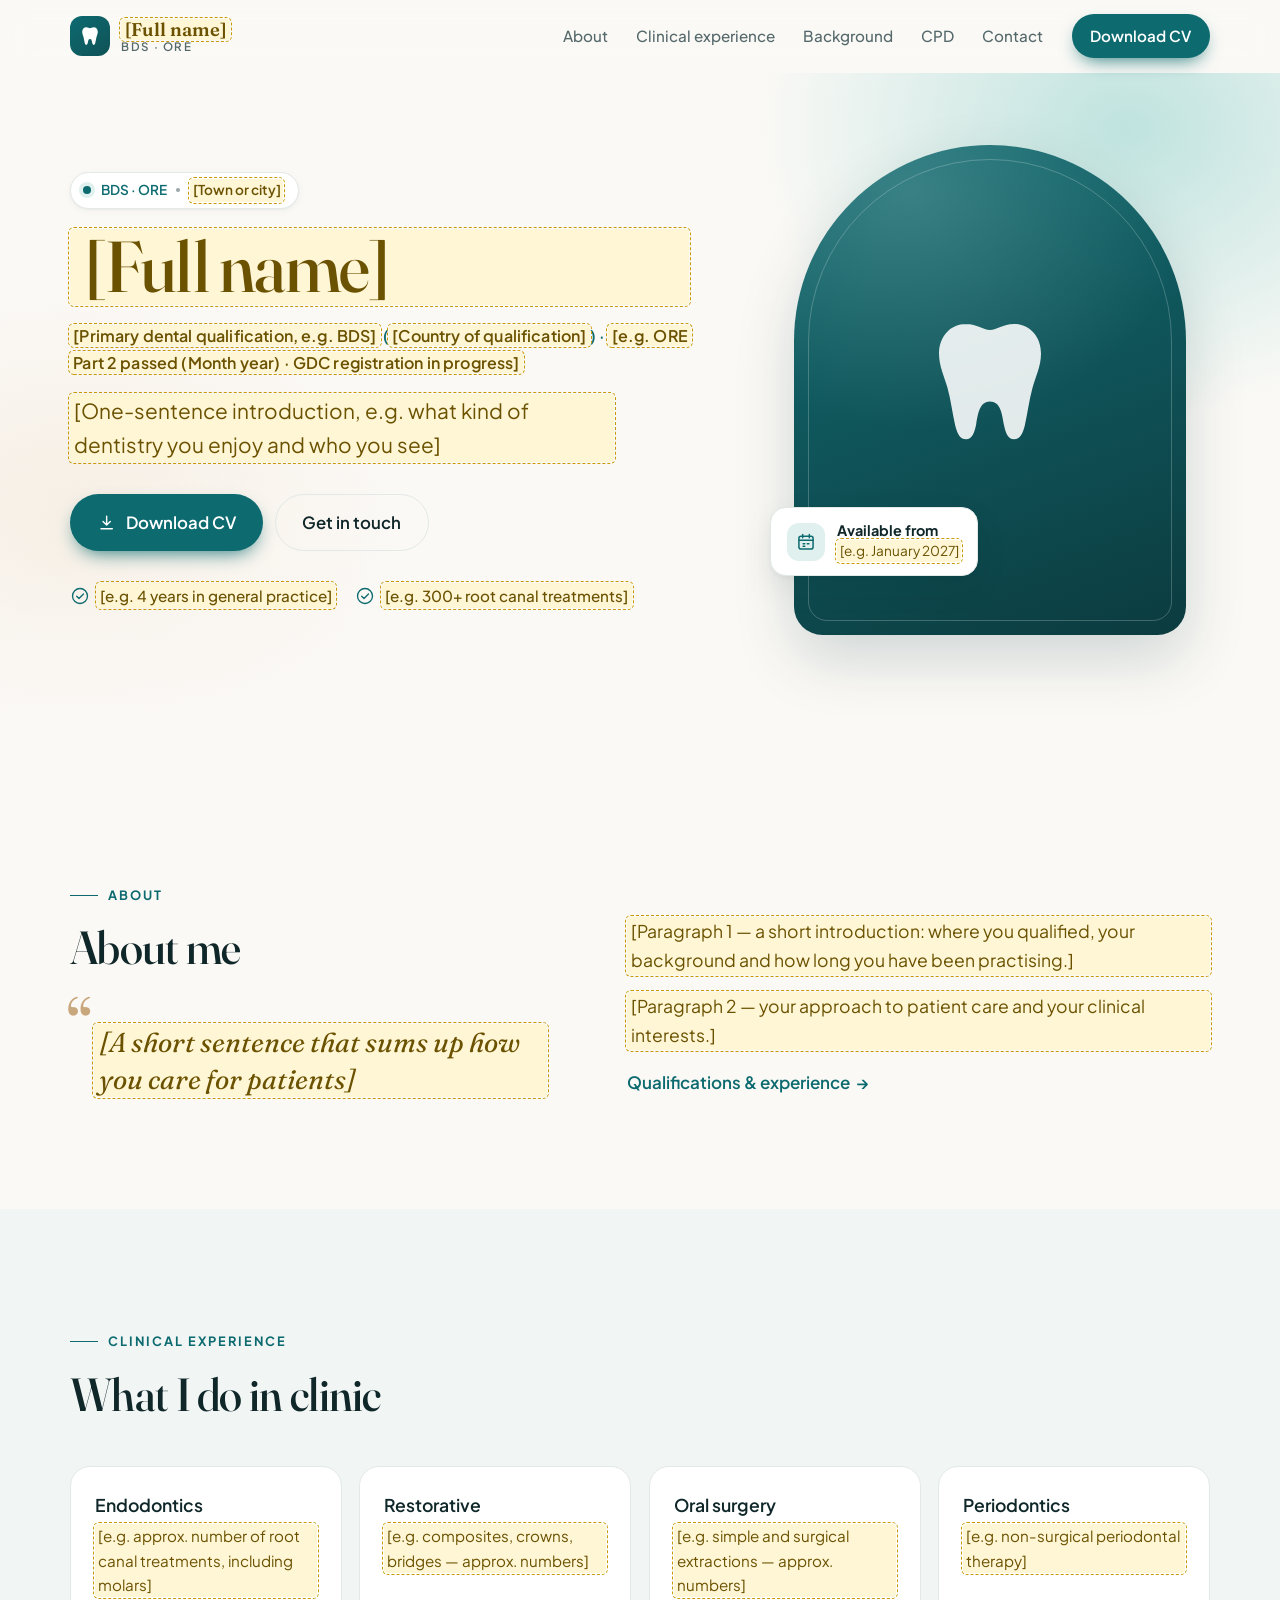
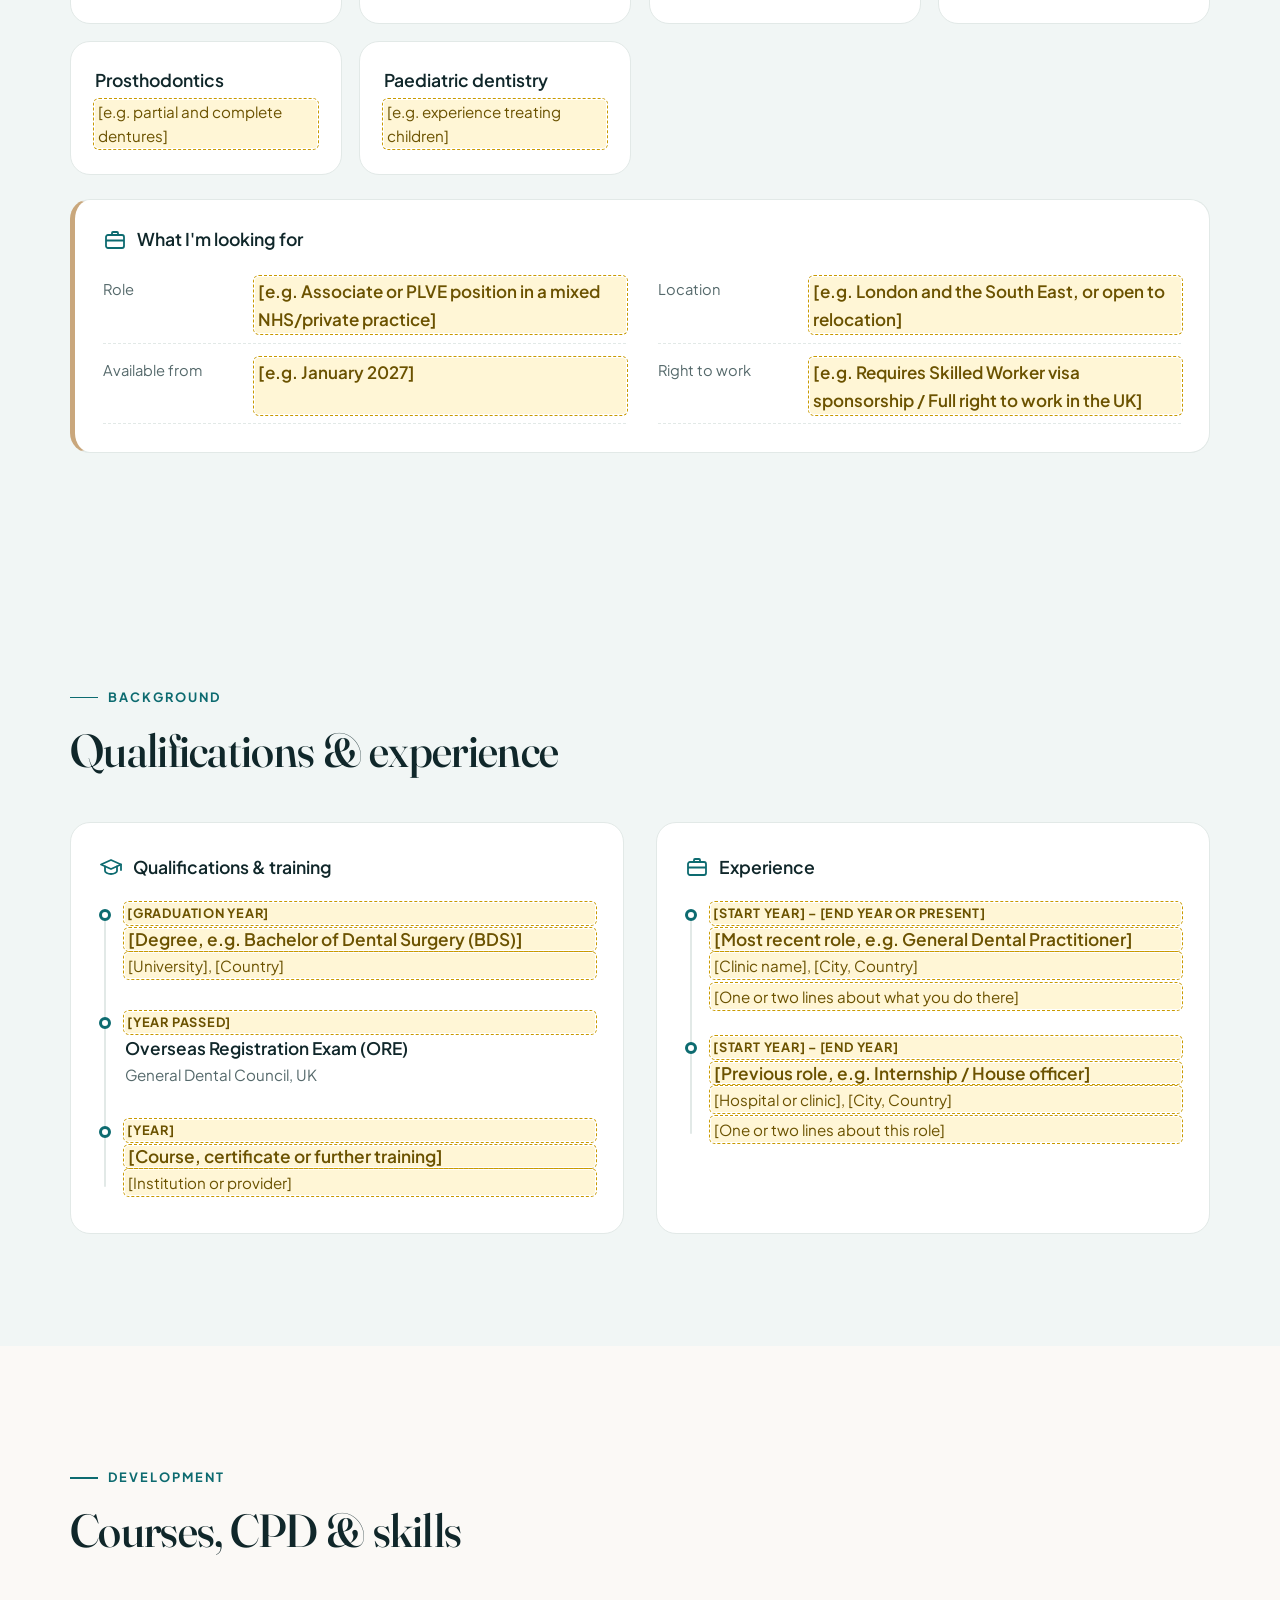
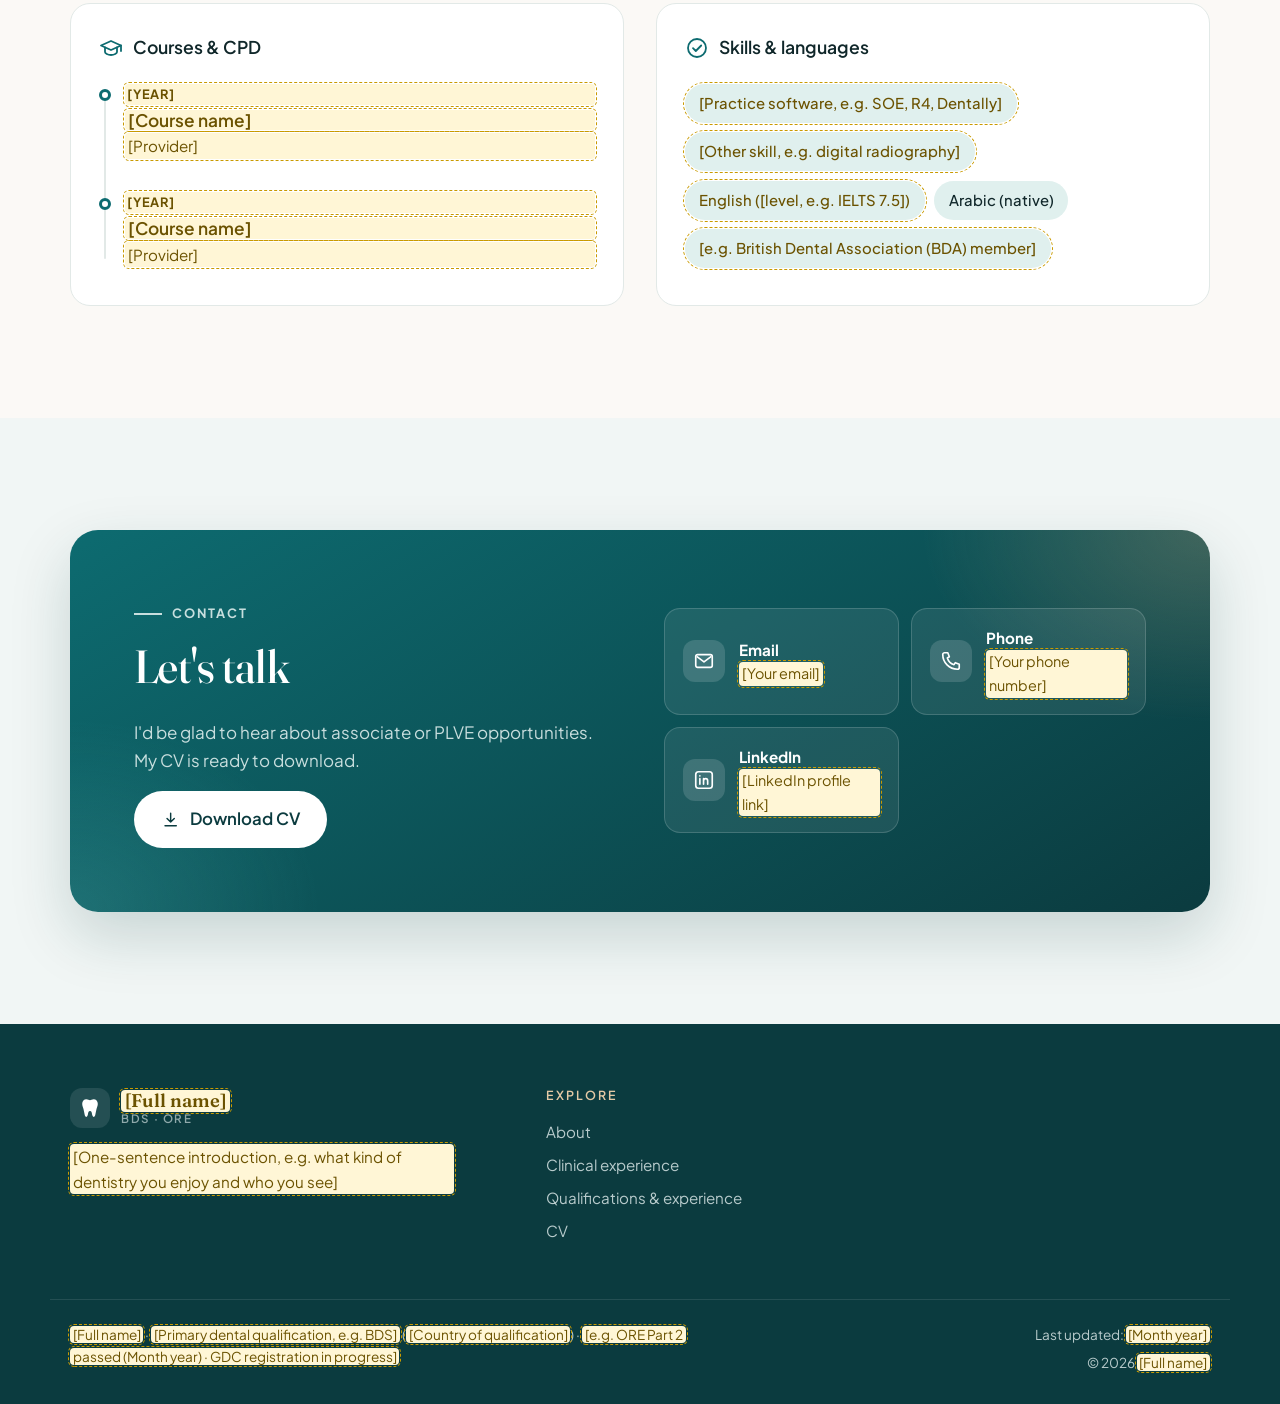
<file: index.html>
<!doctype html>
<html lang="en-GB">
<head>
  <meta charset="utf-8">
  <meta name="viewport" content="width=device-width, initial-scale=1, viewport-fit=cover">
  <!-- The page title and description are filled in from content.js -->
  <title>Dentist</title>
  <meta name="description" content="General dentist in the UK.">
  <meta name="color-scheme" content="light dark">
  <meta name="theme-color" content="#fbf9f6" media="(prefers-color-scheme: light)">
  <meta name="theme-color" content="#0c1a1c" media="(prefers-color-scheme: dark)">
  <link rel="icon" href="assets/favicon.svg" type="image/svg+xml">
  <link rel="preconnect" href="https://fonts.googleapis.com">
  <link rel="preconnect" href="https://fonts.gstatic.com" crossorigin>
  <link rel="stylesheet" href="https://fonts.googleapis.com/css2?family=Fraunces:opsz,wght@9..144,400;9..144,500;9..144,600&family=Plus+Jakarta+Sans:wght@400;500;600;700&display=swap">
  <link rel="stylesheet" href="assets/style.css">
  <!-- All personal details live in content.js -->
  <script src="content.js" defer></script>
  <script src="assets/main.js" defer></script>
</head>
<body>
  <a class="skip-link" href="#main">Skip to content</a>

  <!-- ===== Header ===== -->
  <header class="site-header" id="site-header">
    <div class="container header-inner">
      <a class="brand" href="#top">
        <span class="brand-mark" aria-hidden="true">
          <svg viewBox="0 0 24 24"><use href="#i-tooth"/></svg>
        </span>
        <span class="brand-text">
          <span class="brand-name" data-field="fullName"></span>
          <span class="brand-role" data-field="title">Dentist</span>
        </span>
      </a>
      <nav id="site-nav" class="site-nav" aria-label="Main">
        <ul>
          <li><a href="#about">About</a></li>
          <li data-mode="patients"><a href="#services">Services</a></li>
          <li data-mode="patients"><a href="#fees">NHS &amp; private</a></li>
          <li data-mode="patients"><a href="#journey">First visit</a></li>
          <li data-mode="patients"><a href="#faq">FAQ</a></li>
          <li data-mode="job"><a href="#clinical">Clinical experience</a></li>
          <li data-mode="job"><a href="#credentials">Background</a></li>
          <li data-mode="job"><a href="#cpd">CPD</a></li>
          <li><a href="#contact">Contact</a></li>
        </ul>
      </nav>
      <a class="btn btn-primary btn-sm header-cta js-book" href="#contact" data-mode="patients">Book appointment</a>
      <a class="btn btn-primary btn-sm header-cta js-cv" href="#contact" data-mode="job">Download CV</a>
      <button class="nav-toggle" type="button" aria-expanded="false" aria-controls="site-nav">
        <span class="nav-toggle-bar" aria-hidden="true"></span>
        <span class="visually-hidden">Menu</span>
      </button>
    </div>
  </header>

  <main id="main">
    <!-- ===== Hero ===== -->
    <section id="top" class="hero" aria-labelledby="hero-name">
      <div class="hero-bg" aria-hidden="true"></div>
      <div class="container hero-inner">
        <div class="hero-text reveal">
          <p class="eyebrow"><span data-field="title">Dentist</span><span class="eyebrow-sep" aria-hidden="true"></span><span data-field="city"></span></p>
          <h1 id="hero-name" class="display" data-field="fullName"></h1>
          <p class="credential-line js-credentials"></p>
          <p class="lead" data-field="tagline"></p>
          <div class="hero-actions">
            <a class="btn btn-primary btn-lg js-book" href="#contact" data-mode="patients">
              <svg class="icon" viewBox="0 0 24 24" aria-hidden="true"><use href="#i-calendar"/></svg>
              Book an appointment
            </a>
            <a class="btn btn-ghost btn-lg" href="#services" data-mode="patients">Explore services</a>
            <a class="btn btn-primary btn-lg js-cv" href="#contact" data-mode="job">
              <svg class="icon" viewBox="0 0 24 24" aria-hidden="true"><use href="#i-download"/></svg>
              Download CV
            </a>
            <a class="btn btn-ghost btn-lg" href="#contact" data-mode="job">Get in touch</a>
          </div>
          <ul class="badges" id="hero-badges" aria-label="Highlights"></ul>
        </div>

        <div class="hero-visual reveal">
          <div class="portrait" id="avatar"></div>
          <div class="float-card float-card-location" data-mode="patients">
            <span class="float-icon" aria-hidden="true"><svg viewBox="0 0 24 24"><use href="#i-pin"/></svg></span>
            <span>
              <span class="float-label" data-field="clinicName"></span>
              <span class="float-sub" id="location-text"></span>
            </span>
          </div>
          <div class="float-card float-card-location" data-mode="job">
            <span class="float-icon" aria-hidden="true"><svg viewBox="0 0 24 24"><use href="#i-calendar"/></svg></span>
            <span>
              <span class="float-label">Available from</span>
              <span class="float-sub" data-field="job.availableFrom"></span>
            </span>
          </div>
          <div class="float-card float-card-quote" aria-hidden="true" data-mode="patients">
            <svg viewBox="0 0 24 24"><use href="#i-smile"/></svg>
            <span data-field="heroNote"></span>
          </div>
        </div>
      </div>
    </section>

    <!-- ===== Values strip ===== -->
    <section class="values" aria-label="What to expect" data-mode="patients">
      <div class="container">
        <ul class="values-grid" id="values-list"></ul>
      </div>
    </section>

    <!-- ===== About ===== -->
    <section id="about" class="section" aria-labelledby="about-heading">
      <div class="container about-grid">
        <div class="about-aside reveal">
          <p class="kicker">About</p>
          <h2 id="about-heading" class="section-title"><span data-mode="patients">Meet your dentist</span><span data-mode="job">About me</span></h2>
          <blockquote class="pull-quote"><p data-field="aboutQuote"></p></blockquote>
        </div>
        <div class="about-body reveal">
          <div id="about-text" class="prose"></div>
          <a class="link-arrow" href="#credentials">Qualifications &amp; experience <span aria-hidden="true">→</span></a>
        </div>
      </div>
    </section>

    <!-- ===== Services ===== -->
    <section id="services" class="section section-tint" aria-labelledby="services-heading" data-mode="patients">
      <div class="container">
        <div class="section-head reveal">
          <p class="kicker">Services</p>
          <h2 id="services-heading" class="section-title">Care for every stage of your smile</h2>
          <p class="section-intro">General dentistry for adults and families. Every treatment starts with an examination and a conversation about the options that suit you.</p>
        </div>
        <ul id="services-list" class="services-grid"></ul>
      </div>
    </section>

    <!-- ===== Clinical experience (job mode) ===== -->
    <section id="clinical" class="section section-tint" aria-labelledby="clinical-heading" data-mode="job">
      <div class="container">
        <div class="section-head reveal">
          <p class="kicker">Clinical experience</p>
          <h2 id="clinical-heading" class="section-title">What I do in clinic</h2>
        </div>
        <ul id="clinical-list" class="services-grid"></ul>
        <div class="seeking-panel reveal">
          <h3 class="col-title">
            <svg class="icon" viewBox="0 0 24 24" aria-hidden="true"><use href="#i-briefcase"/></svg>
            What I'm looking for
          </h3>
          <dl class="seeking-list" id="seeking-list"></dl>
        </div>
      </div>
    </section>

    <!-- ===== NHS & private ===== -->
    <section id="fees" class="section" aria-labelledby="fees-heading" data-mode="patients">
      <div class="container">
        <div class="section-head reveal">
          <p class="kicker">NHS &amp; private</p>
          <h2 id="fees-heading" class="section-title">Two ways to be seen</h2>
          <p class="section-intro" data-field="careIntro"></p>
        </div>
        <div class="care-grid">
          <article class="care-card care-card-nhs reveal">
            <h3 class="care-title">NHS treatment</h3>
            <ul class="care-points" id="nhs-points"></ul>
            <p class="care-days" id="nhs-days-line"><strong>NHS appointments:</strong> <span data-field="nhsDays"></span></p>
            <p id="nhs-link-wrap"><a class="link-arrow" id="nhs-link" href="#" target="_blank" rel="noopener noreferrer">Current NHS dental charges <span aria-hidden="true">→</span></a></p>
          </article>
          <article class="care-card care-card-private reveal">
            <h3 class="care-title">Private treatment</h3>
            <ul class="care-points" id="private-points"></ul>
            <p class="care-days" id="private-days-line"><strong>Private appointments:</strong> <span data-field="privateDays"></span></p>
            <p id="private-link-wrap"><a class="link-arrow" id="private-link" href="#" target="_blank" rel="noopener noreferrer">Private fee guide <span aria-hidden="true">→</span></a></p>
          </article>
        </div>
        <p class="care-note reveal">
          <svg class="icon" viewBox="0 0 24 24" aria-hidden="true"><use href="#i-shield"/></svg>
          <span>Before any treatment, you will be told which options are available on the NHS and which are private, and given a treatment plan with the costs, so you can choose.</span>
        </p>
      </div>
    </section>

    <!-- ===== First visit ===== -->
    <section id="journey" class="section" aria-labelledby="journey-heading" data-mode="patients">
      <div class="container">
        <div class="section-head reveal">
          <p class="kicker">Your first visit</p>
          <h2 id="journey-heading" class="section-title">What happens when you come in</h2>
        </div>
        <ol id="journey-list" class="steps"></ol>
      </div>
    </section>

    <!-- ===== Qualifications & experience ===== -->
    <section id="credentials" class="section section-tint" aria-labelledby="cred-heading">
      <div class="container">
        <div class="section-head reveal">
          <p class="kicker">Background</p>
          <h2 id="cred-heading" class="section-title">Qualifications &amp; experience</h2>
        </div>
        <div class="cred-grid">
          <div class="cred-col reveal">
            <h3 class="col-title" id="qualifications">
              <svg class="icon" viewBox="0 0 24 24" aria-hidden="true"><use href="#i-cap"/></svg>
              Qualifications &amp; training
            </h3>
            <ol id="qualifications-list" class="timeline"></ol>
            <p class="registration" id="registration-line" data-mode="patients">
              <svg class="icon" viewBox="0 0 24 24" aria-hidden="true"><use href="#i-shield"/></svg>
              <span><strong>General Dental Council registration</strong><br>
                <span class="js-credentials"></span><br>
                <a href="https://olr.gdc-uk.org/" target="_blank" rel="noopener noreferrer">Check the GDC register</a></span>
            </p>
          </div>
          <div class="cred-col reveal">
            <h3 class="col-title" id="experience">
              <svg class="icon" viewBox="0 0 24 24" aria-hidden="true"><use href="#i-briefcase"/></svg>
              Experience
            </h3>
            <ol id="experience-list" class="timeline"></ol>
          </div>
        </div>
      </div>
    </section>

    <!-- ===== CPD & skills (job mode) ===== -->
    <section id="cpd" class="section" aria-labelledby="cpd-heading" data-mode="job">
      <div class="container">
        <div class="section-head reveal">
          <p class="kicker">Development</p>
          <h2 id="cpd-heading" class="section-title">Courses, CPD &amp; skills</h2>
        </div>
        <div class="cred-grid">
          <div class="cred-col reveal">
            <h3 class="col-title">
              <svg class="icon" viewBox="0 0 24 24" aria-hidden="true"><use href="#i-cap"/></svg>
              Courses &amp; CPD
            </h3>
            <ol id="cpd-list" class="timeline"></ol>
          </div>
          <div class="cred-col reveal">
            <h3 class="col-title">
              <svg class="icon" viewBox="0 0 24 24" aria-hidden="true"><use href="#i-check"/></svg>
              Skills &amp; languages
            </h3>
            <ul id="skills-list" class="tag-list"></ul>
          </div>
        </div>
      </div>
    </section>

    <!-- ===== Reviews (hidden until real reviews are added) ===== -->
    <section id="reviews" class="section" aria-labelledby="reviews-heading" hidden data-mode="patients">
      <div class="container">
        <div class="section-head reveal">
          <p class="kicker">Reviews</p>
          <h2 id="reviews-heading" class="section-title">What patients say</h2>
        </div>
        <ul id="reviews-list" class="reviews-grid"></ul>
      </div>
    </section>

    <!-- ===== FAQ ===== -->
    <section id="faq" class="section" aria-labelledby="faq-heading" data-mode="patients">
      <div class="container faq-grid">
        <div class="section-head reveal">
          <p class="kicker">FAQ</p>
          <h2 id="faq-heading" class="section-title">Common questions</h2>
          <p class="section-intro">Can't find your answer? Send a message and I'll be happy to help.</p>
          <a class="btn btn-ghost" href="#contact">Ask a question</a>
        </div>
        <div id="faq-list" class="faq-list reveal"></div>
      </div>
    </section>

    <!-- ===== Visit & contact ===== -->
    <section id="contact" class="section section-tint" aria-labelledby="contact-heading">
      <div class="container">
        <div class="cta-panel reveal">
          <div class="cta-text" data-mode="job">
            <p class="kicker kicker-light">Contact</p>
            <h2 class="section-title">Let's talk</h2>
            <p>I'd be glad to hear about associate or PLVE opportunities. My CV is ready to download.</p>
            <a class="btn btn-light btn-lg js-cv" href="#contact-list">
              <svg class="icon" viewBox="0 0 24 24" aria-hidden="true"><use href="#i-download"/></svg>
              Download CV
            </a>
          </div>
          <div class="cta-text" data-mode="patients">
            <p class="kicker kicker-light">Book an appointment</p>
            <h2 id="contact-heading" class="section-title">Ready when you are</h2>
            <p>Call the practice, send an email or book online, whichever suits you.</p>
            <a class="btn btn-light btn-lg js-book" href="#contact-list">
              <svg class="icon" viewBox="0 0 24 24" aria-hidden="true"><use href="#i-calendar"/></svg>
              Book an appointment
            </a>
          </div>
          <ul class="contact-list" id="contact-list"></ul>
        </div>

        <div class="visit-grid" data-mode="patients">
          <div class="visit-card reveal">
            <h3 class="col-title">
              <svg class="icon" viewBox="0 0 24 24" aria-hidden="true"><use href="#i-pin"/></svg>
              Practice
            </h3>
            <p class="visit-strong" data-field="clinicName"></p>
            <p data-field="address"></p>
            <p class="visit-meta" id="patients-line"><strong>Patients:</strong> <span data-field="patients"></span></p>
            <p id="fees-link-wrap"><a class="link-arrow" id="fees-link" href="#" target="_blank" rel="noopener noreferrer">Fees <span aria-hidden="true">→</span></a></p>
            <p id="map-link-wrap"><a class="link-arrow" id="map-link" href="#" target="_blank" rel="noopener noreferrer">Get directions <span aria-hidden="true">→</span></a></p>
          </div>
          <div class="visit-card reveal" id="hours-card">
            <h3 class="col-title">
              <svg class="icon" viewBox="0 0 24 24" aria-hidden="true"><use href="#i-clock"/></svg>
              Opening hours
            </h3>
            <dl class="hours" id="hours-list"></dl>
          </div>
          <div class="visit-card visit-card-note reveal">
            <h3 class="col-title">
              <svg class="icon" viewBox="0 0 24 24" aria-hidden="true"><use href="#i-alert"/></svg>
              Urgent help
            </h3>
            <p>When the practice is closed, call <strong>NHS 111</strong> for urgent dental advice.</p>
            <p>Call <strong>999</strong> or go to A&amp;E if swelling in your mouth or neck makes it hard to breathe, swallow or speak, or if the area around your eye or your neck is swollen.</p>
          </div>
        </div>
      </div>
    </section>
  </main>

  <!-- ===== Footer ===== -->
  <footer class="site-footer">
    <div class="container footer-grid">
      <div>
        <a class="brand brand-footer" href="#top">
          <span class="brand-mark" aria-hidden="true"><svg viewBox="0 0 24 24"><use href="#i-tooth"/></svg></span>
          <span class="brand-text">
            <span class="brand-name" data-field="fullName"></span>
            <span class="brand-role" data-field="title">Dentist</span>
          </span>
        </a>
        <p class="footer-note" data-field="tagline"></p>
      </div>
      <nav aria-label="Footer">
        <h2 class="footer-title">Explore</h2>
        <ul class="footer-links">
          <li><a href="#about">About</a></li>
          <li data-mode="patients"><a href="#services">Services</a></li>
          <li data-mode="job"><a href="#clinical">Clinical experience</a></li>
          <li><a href="#credentials">Qualifications &amp; experience</a></li>
          <li data-mode="patients"><a href="#faq">FAQ</a></li>
          <li data-mode="job"><a class="js-cv" href="#contact">CV</a></li>
        </ul>
      </nav>
      <div data-mode="patients">
        <h2 class="footer-title">Visit</h2>
        <p><span data-field="clinicName"></span><br><span data-field="address"></span></p>
      </div>
    </div>
    <div class="container footer-bottom">
      <div class="footer-legal" data-mode="job">
        <p><span data-field="fullName"></span> &middot; <span class="js-credentials"></span></p>
      </div>
      <div class="footer-legal" data-mode="patients">
        <p><span data-field="fullName"></span> &middot; <span class="js-credentials"></span></p>
        <p id="courtesy-note" hidden></p>
        <p>Regulated by the General Dental Council (GDC). Professional rules: <a href="https://www.gdc-uk.org/standards-guidance/standards-and-guidance/standards-for-the-dental-team" target="_blank" rel="noopener noreferrer">GDC Standards for the Dental Team</a>.</p>
        <p>The information on this website is general and is not a substitute for an individual dental consultation.</p>
      </div>
      <div class="footer-legal footer-legal-end">
        <p id="complaints-wrap" data-mode="patients"><a id="complaints-link" href="#" target="_blank" rel="noopener noreferrer">Complaints policy</a></p>
        <p>Last updated: <span data-field="lastUpdated"></span></p>
        <p>&copy; <span id="year"></span> <span data-field="fullName"></span></p>
      </div>
    </div>
  </footer>

  <!-- Mobile booking bar -->
  <div class="mobile-bar" id="mobile-bar" data-mode="patients">
    <a class="mobile-bar-btn js-call" href="#contact">
      <svg class="icon" viewBox="0 0 24 24" aria-hidden="true"><use href="#i-phone"/></svg> Call
    </a>
    <a class="mobile-bar-btn mobile-bar-primary js-book" href="#contact">
      <svg class="icon" viewBox="0 0 24 24" aria-hidden="true"><use href="#i-calendar"/></svg> Book appointment
    </a>
  </div>

  <!-- Icon sprite -->
  <svg width="0" height="0" style="position:absolute" aria-hidden="true">
    <defs>
      <symbol id="i-tooth" viewBox="0 0 24 24"><path fill="currentColor" d="M8 2.5c-2.6 0-4.5 2.1-4.5 4.9 0 2.2.9 3.8 1.4 5.7.6 2.1.8 4.2 1.3 6.3.4 1.6.9 2.3 1.8 2.3 1.1 0 1.4-1.2 1.7-2.5.3-1.8.6-3.8 2.3-3.8s2 2 2.3 3.8c.3 1.3.6 2.5 1.7 2.5.9 0 1.4-.7 1.8-2.3.5-2.1.7-4.2 1.3-6.3.5-1.9 1.4-3.5 1.4-5.7 0-2.8-1.9-4.9-4.5-4.9-1.9 0-2.8 1-4 1s-2.1-1-4-1Z"/></symbol>
      <symbol id="i-whatsapp" viewBox="0 0 24 24"><path fill="currentColor" d="M12 2a10 10 0 0 0-8.6 15.1L2 22l5-1.3A10 10 0 1 0 12 2Zm0 18.2a8.2 8.2 0 0 1-4.2-1.2l-.3-.2-3 .8.8-2.9-.2-.3A8.2 8.2 0 1 1 12 20.2Zm4.5-6.1c-.2-.1-1.5-.7-1.7-.8-.2-.1-.4-.1-.6.1l-.8 1c-.1.2-.3.2-.5.1a6.7 6.7 0 0 1-3.3-2.9c-.2-.4.3-.4.8-1.2.1-.2 0-.3 0-.4l-.8-1.8c-.2-.5-.4-.4-.6-.4h-.5a1 1 0 0 0-.7.3 3 3 0 0 0-.9 2.2 5.2 5.2 0 0 0 1.1 2.7 11.8 11.8 0 0 0 4.5 4c1.7.7 2.3.8 3.2.6.5-.1 1.5-.6 1.7-1.2.2-.6.2-1.1.2-1.2-.1-.1-.3-.2-.5-.3Z"/></symbol>
      <symbol id="i-pin" viewBox="0 0 24 24"><path fill="none" stroke="currentColor" stroke-width="1.8" stroke-linecap="round" stroke-linejoin="round" d="M12 21s-7-6.2-7-11.5a7 7 0 0 1 14 0C19 14.8 12 21 12 21Z"/><circle cx="12" cy="9.5" r="2.5" fill="none" stroke="currentColor" stroke-width="1.8"/></symbol>
      <symbol id="i-calendar" viewBox="0 0 24 24"><g fill="none" stroke="currentColor" stroke-width="1.8" stroke-linecap="round" stroke-linejoin="round"><rect x="3.5" y="5" width="17" height="15.5" rx="2.5"/><path d="M3.5 10h17M8 3v4M16 3v4M8.5 14h2M13.5 14h2M8.5 17h2"/></g></symbol>
      <symbol id="i-download" viewBox="0 0 24 24"><g fill="none" stroke="currentColor" stroke-width="1.8" stroke-linecap="round" stroke-linejoin="round"><path d="M12 4v11M7.5 10.5 12 15l4.5-4.5M5 19.5h14"/></g></symbol>
      <symbol id="i-check" viewBox="0 0 24 24"><g fill="none" stroke="currentColor" stroke-width="1.8" stroke-linecap="round" stroke-linejoin="round"><circle cx="12" cy="12" r="9"/><path d="m8 12.2 2.8 2.8L16.2 9.5"/></g></symbol>
      <symbol id="i-linkedin" viewBox="0 0 24 24"><g fill="none" stroke="currentColor" stroke-width="1.8" stroke-linecap="round" stroke-linejoin="round"><rect x="3" y="3" width="18" height="18" rx="3"/><path d="M7.5 10.5v6M7.5 7.5v.01M11.5 16.5v-6M11.5 13c0-1.5 1-2.5 2.4-2.5 1.4 0 2.1 1 2.1 2.5v3.5"/></g></symbol>
      <symbol id="i-clock" viewBox="0 0 24 24"><g fill="none" stroke="currentColor" stroke-width="1.8" stroke-linecap="round"><circle cx="12" cy="12" r="9"/><path d="M12 7v5l3 2"/></g></symbol>
      <symbol id="i-phone" viewBox="0 0 24 24"><path fill="none" stroke="currentColor" stroke-width="1.8" stroke-linejoin="round" d="M5 3h3.5l1.7 4.3-2.2 1.4a11 11 0 0 0 7.3 7.3l1.4-2.2L21 15.5V19a2 2 0 0 1-2 2A16 16 0 0 1 3 5a2 2 0 0 1 2-2Z"/></symbol>
      <symbol id="i-mail" viewBox="0 0 24 24"><g fill="none" stroke="currentColor" stroke-width="1.8" stroke-linejoin="round"><rect x="3" y="5" width="18" height="14" rx="2"/><path d="m4 7 8 6 8-6"/></g></symbol>
      <symbol id="i-instagram" viewBox="0 0 24 24"><g fill="none" stroke="currentColor" stroke-width="1.8"><rect x="3" y="3" width="18" height="18" rx="5"/><circle cx="12" cy="12" r="4"/><circle cx="17.3" cy="6.7" r=".8" fill="currentColor" stroke="none"/></g></symbol>
      <symbol id="i-cap" viewBox="0 0 24 24"><g fill="none" stroke="currentColor" stroke-width="1.8" stroke-linejoin="round" stroke-linecap="round"><path d="M2 9.5 12 5l10 4.5-10 4.5L2 9.5Z"/><path d="M6 11.5v4.5c0 1.4 2.7 3 6 3s6-1.6 6-3v-4.5M22 9.5V15"/></g></symbol>
      <symbol id="i-briefcase" viewBox="0 0 24 24"><g fill="none" stroke="currentColor" stroke-width="1.8" stroke-linejoin="round"><rect x="3" y="7" width="18" height="13" rx="2"/><path d="M9 7V5a1 1 0 0 1 1-1h4a1 1 0 0 1 1 1v2M3 12.5h18"/></g></symbol>
      <symbol id="i-shield" viewBox="0 0 24 24"><g fill="none" stroke="currentColor" stroke-width="1.8" stroke-linejoin="round" stroke-linecap="round"><path d="M12 3 4.5 6v5.5c0 4.6 3.2 8.2 7.5 9.5 4.3-1.3 7.5-4.9 7.5-9.5V6L12 3Z"/><path d="m8.8 12 2.2 2.2 4.2-4.4"/></g></symbol>
      <symbol id="i-alert" viewBox="0 0 24 24"><g fill="none" stroke="currentColor" stroke-width="1.8" stroke-linejoin="round" stroke-linecap="round"><path d="M10.3 4 2.6 17.5A2 2 0 0 0 4.3 20.5h15.4a2 2 0 0 0 1.7-3L13.7 4a2 2 0 0 0-3.4 0Z"/><path d="M12 9.5v4M12 17h.01"/></g></symbol>
      <symbol id="i-smile" viewBox="0 0 24 24"><g fill="none" stroke="currentColor" stroke-width="1.8" stroke-linecap="round"><circle cx="12" cy="12" r="9"/><path d="M8 14.5a5 5 0 0 0 8 0M9 9.5h.01M15 9.5h.01"/></g></symbol>
    </defs>
  </svg>
</body>
</html>
</file>
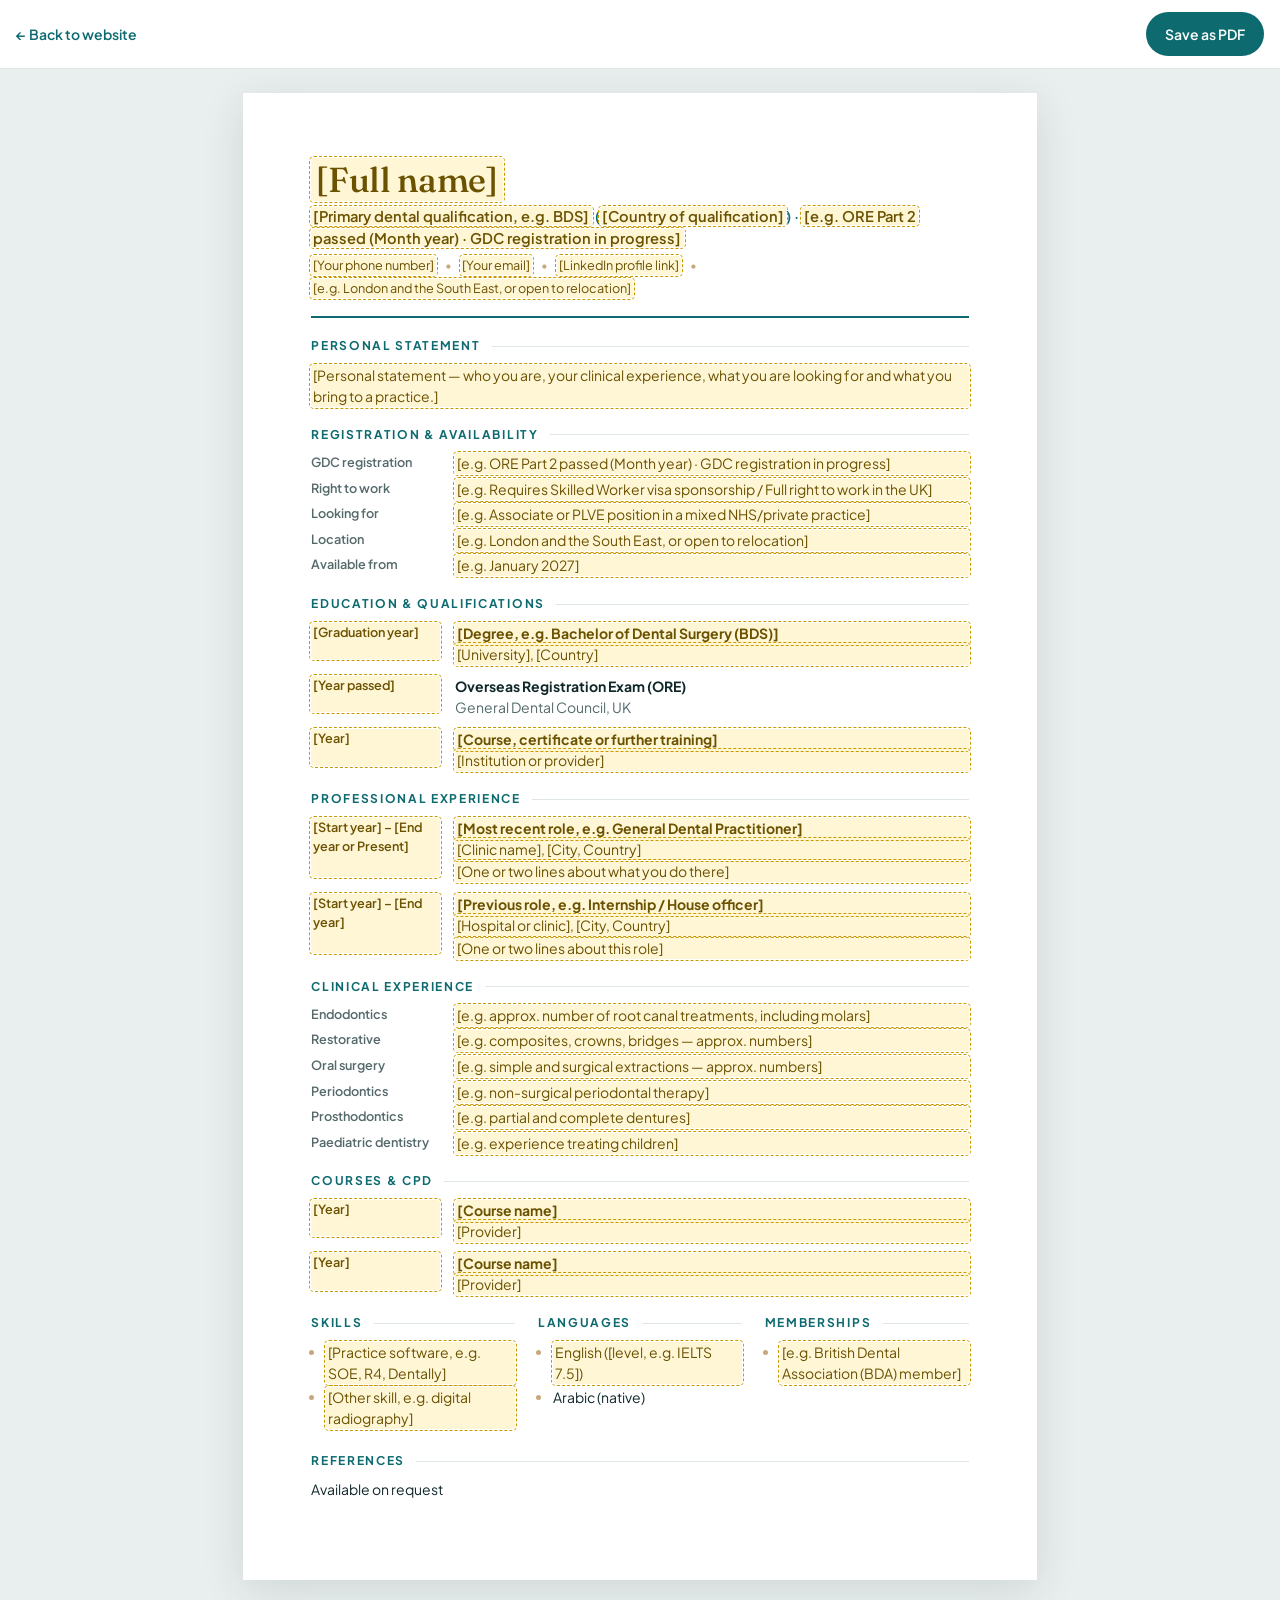
<file: cv.html>
<!doctype html>
<html lang="en-GB">
<head>
  <meta charset="utf-8">
  <meta name="viewport" content="width=device-width, initial-scale=1">
  <title>CV</title>
  <meta name="robots" content="noindex">
  <link rel="icon" href="assets/favicon.svg" type="image/svg+xml">
  <link rel="preconnect" href="https://fonts.googleapis.com">
  <link rel="preconnect" href="https://fonts.gstatic.com" crossorigin>
  <link rel="stylesheet" href="https://fonts.googleapis.com/css2?family=Fraunces:opsz,wght@9..144,500;9..144,600&family=Plus+Jakarta+Sans:wght@400;500;600;700&display=swap">
  <link rel="stylesheet" href="assets/cv.css">
  <!-- The CV is built from content.js — edit that file, not this one. -->
  <script src="content.js" defer></script>
  <script src="assets/cv.js" defer></script>
</head>
<body>
  <div class="toolbar">
    <a href="index.html">← Back to website</a>
    <button type="button" id="print-btn">Save as PDF</button>
  </div>

  <main class="page">
    <header class="cv-head">
      <h1 id="cv-name"></h1>
      <p class="cv-headline" id="cv-headline"></p>
      <p class="cv-contact" id="cv-contact"></p>
    </header>

    <section class="cv-section" id="sec-statement">
      <h2>Personal statement</h2>
      <p id="cv-statement"></p>
    </section>

    <section class="cv-section" id="sec-eligibility">
      <h2>Registration &amp; availability</h2>
      <dl class="cv-facts" id="cv-eligibility"></dl>
    </section>

    <section class="cv-section">
      <h2>Education &amp; qualifications</h2>
      <div id="cv-qualifications"></div>
    </section>

    <section class="cv-section">
      <h2>Professional experience</h2>
      <div id="cv-experience"></div>
    </section>

    <section class="cv-section" id="sec-clinical">
      <h2>Clinical experience</h2>
      <dl class="cv-facts cv-facts-wide" id="cv-clinical"></dl>
    </section>

    <section class="cv-section" id="sec-cpd">
      <h2>Courses &amp; CPD</h2>
      <div id="cv-cpd"></div>
    </section>

    <section class="cv-section cv-columns">
      <div id="sec-skills">
        <h2>Skills</h2>
        <ul class="cv-bullets" id="cv-skills"></ul>
      </div>
      <div id="sec-languages">
        <h2>Languages</h2>
        <ul class="cv-bullets" id="cv-languages"></ul>
      </div>
      <div id="sec-memberships">
        <h2>Memberships</h2>
        <ul class="cv-bullets" id="cv-memberships"></ul>
      </div>
    </section>

    <section class="cv-section" id="sec-references">
      <h2>References</h2>
      <p id="cv-references"></p>
    </section>
  </main>
</body>
</html>
</file>
<file: assets/style.css>
/* ===== Design tokens (light) ===== */
:root {
  --bg: #fbf9f6;
  --surface: #ffffff;
  --tint: #f1f6f5;
  --ink: #10272a;
  --muted: #55696b;
  --line: #e2e9e7;
  --accent: #0d6b70;
  --accent-strong: #09555a;
  --accent-soft: #e0f0ee;
  --accent-glow: #bfe3df;
  --sand: #c9a77c;
  --sand-soft: #f5ece0;
  --on-accent: #ffffff;
  --deep: #0b3b3f;
  --deep-2: #0f5257;
  --placeholder-bg: #fff6d6;
  --placeholder-border: #c99a00;
  --placeholder-text: #6b5200;
  --shadow-sm: 0 1px 2px rgba(16, 39, 42, .05), 0 2px 8px rgba(16, 39, 42, .04);
  --shadow: 0 2px 4px rgba(16, 39, 42, .04), 0 12px 32px rgba(16, 39, 42, .08);
  --shadow-lg: 0 24px 60px rgba(11, 59, 63, .18);
  --radius: 20px;
  --radius-sm: 12px;
  --max: 1180px;
  --font-display: "Fraunces", Georgia, "Times New Roman", serif;
  --font-body: "Plus Jakarta Sans", system-ui, -apple-system, "Segoe UI", Roboto, Arial, sans-serif;
  color-scheme: light dark;
}

/* ===== Design tokens (dark) ===== */
@media (prefers-color-scheme: dark) {
  :root {
    --bg: #0c1a1c;
    --surface: #122427;
    --tint: #0f2023;
    --ink: #e7f0ef;
    --muted: #a2b5b4;
    --line: #21393b;
    --accent: #5fc3c3;
    --accent-strong: #86d6d4;
    --accent-soft: #163538;
    --accent-glow: #1d4a4c;
    --sand: #d9bb92;
    --sand-soft: #2a2620;
    --on-accent: #062023;
    --deep: #0a2a2d;
    --deep-2: #0e3a3e;
    --placeholder-bg: #3a3011;
    --placeholder-border: #e0b73c;
    --placeholder-text: #f3d98a;
    --shadow-sm: 0 1px 2px rgba(0, 0, 0, .3);
    --shadow: 0 2px 4px rgba(0, 0, 0, .25), 0 12px 32px rgba(0, 0, 0, .3);
    --shadow-lg: 0 24px 60px rgba(0, 0, 0, .45);
  }
}

/* ===== Base ===== */
*, *::before, *::after { box-sizing: border-box; }
[hidden] { display: none !important; }

html { scroll-behavior: smooth; scroll-padding-top: 5.5rem; }
@media (prefers-reduced-motion: reduce) { html { scroll-behavior: auto; } }

body {
  margin: 0;
  background: var(--bg);
  color: var(--ink);
  font-family: var(--font-body);
  font-size: 1.0625rem;
  line-height: 1.65;
  -webkit-font-smoothing: antialiased;
  -webkit-text-size-adjust: 100%;
}

h1, h2, h3, h4 { line-height: 1.2; margin: 0 0 .5em; font-weight: 600; }
p { margin: 0 0 1em; }
a { color: var(--accent); text-underline-offset: .2em; }
a:hover { color: var(--accent-strong); }
img { max-width: 100%; display: block; }
ul, ol { margin: 0; padding: 0; list-style: none; }

:focus-visible { outline: 3px solid var(--accent); outline-offset: 3px; border-radius: 6px; }

.container { width: 100%; max-width: var(--max); margin: 0 auto; padding: 0 20px; }
@media (max-width: 420px) { .container { padding: 0 16px; } }

.visually-hidden {
  position: absolute; width: 1px; height: 1px; margin: -1px; padding: 0;
  overflow: hidden; clip: rect(0 0 0 0); white-space: nowrap; border: 0;
}

.skip-link {
  position: absolute; left: 16px; top: -100px; z-index: 100;
  background: var(--accent); color: var(--on-accent);
  padding: .6rem 1rem; border-radius: 10px; font-weight: 600; text-decoration: none;
}
.skip-link:focus { top: 12px; color: var(--on-accent); }

.icon { width: 1.15em; height: 1.15em; flex: none; fill: currentColor; }
.line-icon { fill: none; }

/* Unfilled [placeholders] — visible on purpose so they are easy to find */
.is-placeholder {
  background: var(--placeholder-bg);
  color: var(--placeholder-text) !important;
  outline: 1px dashed var(--placeholder-border);
  outline-offset: 1px;
  border-radius: 4px;
  padding: 0 .2em;
  -webkit-box-decoration-break: clone;
  box-decoration-break: clone;
}

/* ===== Typography helpers ===== */
.display {
  font-family: var(--font-display);
  font-weight: 500;
  font-size: clamp(2.5rem, 1.6rem + 4.2vw, 4.5rem);
  line-height: 1.05;
  letter-spacing: -.02em;
  font-variation-settings: "opsz" 144;
}
.section-title {
  font-family: var(--font-display);
  font-weight: 500;
  font-size: clamp(1.9rem, 1.4rem + 2vw, 2.9rem);
  letter-spacing: -.015em;
  font-variation-settings: "opsz" 120;
}
.kicker {
  display: inline-flex; align-items: center; gap: .6rem;
  margin: 0 0 .9rem; font-size: .8rem; font-weight: 700;
  letter-spacing: .16em; text-transform: uppercase; color: var(--accent);
}
.kicker::before { content: ""; width: 28px; height: 1.5px; background: currentColor; }
.lead { font-size: clamp(1.1rem, 1rem + .4vw, 1.3rem); color: var(--muted); max-width: 34rem; }
.section-intro { color: var(--muted); max-width: 38rem; font-size: 1.08rem; }

/* ===== Buttons ===== */
.btn {
  display: inline-flex; align-items: center; justify-content: center; gap: .55rem;
  min-height: 48px; padding: .7rem 1.4rem; border-radius: 999px;
  font: inherit; font-weight: 600; font-size: 1rem; text-decoration: none; white-space: nowrap;
  border: 1.5px solid transparent; cursor: pointer;
  transition: transform .2s ease, box-shadow .2s ease, background-color .2s ease, color .2s ease, border-color .2s ease;
}
.btn-sm { min-height: 42px; padding: .5rem 1.1rem; font-size: .95rem; }
.btn-lg { min-height: 54px; padding: .85rem 1.65rem; font-size: 1.05rem; }
.btn-primary { background: var(--accent); color: var(--on-accent); box-shadow: 0 8px 20px -8px var(--accent); }
.btn-primary:hover { background: var(--accent-strong); color: var(--on-accent); transform: translateY(-1px); box-shadow: 0 12px 24px -10px var(--accent); }
.btn-ghost { background: transparent; color: var(--ink); border-color: var(--line); }
.btn-ghost:hover { border-color: var(--accent); color: var(--accent); background: var(--surface); }
.btn-light { background: #fff; color: #0b3b3f; }
.btn-light:hover { background: var(--sand-soft); color: #0b3b3f; transform: translateY(-1px); }
@media (prefers-color-scheme: dark) { .btn-light:hover { background: #f5ece0; } }

.link-arrow { display: inline-flex; align-items: center; gap: .4rem; font-weight: 600; text-decoration: none; }
.link-arrow span { transition: transform .2s ease; }
.link-arrow:hover span { transform: translateX(4px); }

/* ===== Header ===== */
.site-header {
  position: sticky; top: 0; z-index: 50;
  background: color-mix(in srgb, var(--bg) 85%, transparent);
  backdrop-filter: saturate(1.5) blur(14px);
  -webkit-backdrop-filter: saturate(1.5) blur(14px);
  border-bottom: 1px solid transparent;
  transition: border-color .25s ease, box-shadow .25s ease;
}
.site-header.is-scrolled { border-bottom-color: var(--line); box-shadow: var(--shadow-sm); }
.header-inner { display: flex; align-items: center; gap: 1rem; min-height: 4.5rem; }

.brand { display: inline-flex; align-items: center; gap: .7rem; color: var(--ink); text-decoration: none; min-width: 0; margin-right: auto; }
.brand:hover { color: var(--ink); }
.brand-mark {
  width: 40px; height: 40px; border-radius: 12px; flex: none;
  display: grid; place-items: center;
  background: linear-gradient(140deg, var(--accent), var(--deep-2)); color: #fff;
}
.brand-mark svg { width: 22px; height: 22px; }
.brand-text { display: flex; flex-direction: column; line-height: 1.15; min-width: 0; }
.brand-name { font-family: var(--font-display); font-size: 1.15rem; font-weight: 600; white-space: nowrap; overflow: hidden; text-overflow: ellipsis; }
.brand-role { font-size: .72rem; letter-spacing: .14em; text-transform: uppercase; color: var(--muted); font-weight: 600; }

.header-cta { display: none; }

.nav-toggle {
  display: inline-flex; align-items: center; justify-content: center;
  width: 46px; height: 46px; padding: 0; flex: none;
  background: var(--surface); border: 1px solid var(--line); border-radius: 14px;
  color: var(--ink); cursor: pointer;
}
.nav-toggle-bar, .nav-toggle-bar::before, .nav-toggle-bar::after {
  display: block; width: 18px; height: 2px; background: currentColor; border-radius: 2px;
  position: relative; transition: transform .2s ease, background-color .2s ease;
}
.nav-toggle-bar::before, .nav-toggle-bar::after { content: ""; position: absolute; left: 0; }
.nav-toggle-bar::before { top: -6px; }
.nav-toggle-bar::after { top: 6px; }
.nav-toggle[aria-expanded="true"] .nav-toggle-bar { background: transparent; }
.nav-toggle[aria-expanded="true"] .nav-toggle-bar::before { transform: translateY(6px) rotate(45deg); }
.nav-toggle[aria-expanded="true"] .nav-toggle-bar::after { transform: translateY(-6px) rotate(-45deg); }

.site-nav {
  display: none;
  position: absolute; left: 0; right: 0; top: 100%;
  background: var(--surface); border-bottom: 1px solid var(--line); box-shadow: var(--shadow);
}
.site-nav.is-open { display: block; }
.site-nav ul { max-width: var(--max); margin: 0 auto; padding: .5rem 20px 1.25rem; }
.site-nav a {
  display: block; padding: .85rem .25rem; color: var(--ink); text-decoration: none; font-weight: 500;
  border-bottom: 1px solid var(--line);
}
.site-nav li:last-child a { border-bottom: 0; }
.site-nav a:hover { color: var(--accent); }

@media (min-width: 640px) { .header-cta { display: inline-flex; } }
@media (min-width: 1000px) {
  .nav-toggle { display: none; }
  .site-nav, .site-nav.is-open { display: block; position: static; background: none; border: 0; box-shadow: none; }
  .site-nav ul { display: flex; gap: .15rem; padding: 0; }
  .site-nav a { border: 0; padding: .5rem .8rem; border-radius: 999px; font-size: .95rem; color: var(--muted); }
  .site-nav a:hover { color: var(--ink); background: var(--accent-soft); }
  .header-cta { order: 3; }
}

/* ===== Hero ===== */
.hero { position: relative; overflow: hidden; padding: 2.5rem 0 6rem; }
.hero-bg {
  position: absolute; inset: 0; z-index: -1;
  background:
    linear-gradient(to bottom, transparent 55%, var(--bg) 100%),
    radial-gradient(36rem 28rem at 88% 8%, var(--accent-glow), transparent 65%),
    radial-gradient(30rem 24rem at 6% 70%, var(--sand-soft), transparent 70%),
    var(--bg);
}
.hero-inner { display: grid; gap: 3rem; align-items: center; }
.eyebrow {
  display: inline-flex; align-items: center; gap: .6rem; flex-wrap: wrap;
  margin: 0 0 1.25rem; padding: .4rem .9rem .4rem .75rem;
  background: var(--surface); border: 1px solid var(--line); border-radius: 999px;
  font-size: .85rem; font-weight: 600; color: var(--accent); box-shadow: var(--shadow-sm);
}
.eyebrow::before { content: ""; width: 8px; height: 8px; border-radius: 50%; background: var(--accent); box-shadow: 0 0 0 4px var(--accent-soft); }
.eyebrow-sep { width: 4px; height: 4px; border-radius: 50%; background: var(--muted); opacity: .6; }
.eyebrow [data-field="city"] { color: var(--muted); }
.hero h1 { margin-bottom: .35em; }
.hero-actions { display: flex; flex-wrap: wrap; gap: .75rem; margin: 2rem 0 2rem; }
.badges { display: flex; flex-wrap: wrap; gap: .6rem 1.25rem; }
.badge { display: inline-flex; align-items: center; gap: .45rem; font-size: .95rem; font-weight: 500; color: var(--muted); }
.badge-icon { width: 20px; height: 20px; color: var(--accent); flex: none; }

.hero-visual { position: relative; max-width: 440px; width: 100%; margin: 0 auto; padding: 0 1.5rem; }
.portrait {
  position: relative; aspect-ratio: 4 / 5; border-radius: 220px 220px 32px 32px; overflow: hidden;
  background:
    radial-gradient(120% 80% at 30% 10%, rgba(255,255,255,.18), transparent 60%),
    linear-gradient(160deg, var(--accent) 0%, var(--deep-2) 55%, var(--deep) 100%);
  box-shadow: var(--shadow-lg);
  display: grid; place-items: center;
}
.portrait::after {
  content: ""; position: absolute; inset: 14px; border-radius: 210px 210px 22px 22px;
  border: 1px solid rgba(255,255,255,.22); pointer-events: none;
}
.portrait.has-photo { background: var(--tint); }
.portrait img { width: 100%; height: 100%; object-fit: cover; }
.portrait-mono {
  font-family: var(--font-display); font-weight: 400; color: rgba(255,255,255,.92);
  font-size: clamp(5rem, 3rem + 8vw, 8rem); letter-spacing: .02em; line-height: 1;
}
.portrait-icon { width: clamp(6rem, 4rem + 8vw, 9rem); height: auto; aspect-ratio: 1; color: rgba(255,255,255,.88); }

.float-card {
  position: absolute; display: flex; align-items: center; gap: .75rem;
  padding: .8rem 1rem; max-width: 80%;
  background: var(--surface); border: 1px solid var(--line); border-radius: 16px;
  box-shadow: var(--shadow); font-size: .9rem;
}
.float-card-location { left: 0; bottom: 12%; }
.float-card-quote { right: 0; top: 10%; font-weight: 600; }
.float-card-quote svg { width: 22px; height: 22px; color: var(--sand); flex: none; }
.float-icon { width: 38px; height: 38px; border-radius: 12px; display: grid; place-items: center; background: var(--accent-soft); color: var(--accent); flex: none; }
.float-icon svg { width: 20px; height: 20px; }
.float-label { display: block; font-weight: 700; line-height: 1.3; }
.float-sub { display: block; color: var(--muted); font-size: .85rem; }

@media (min-width: 900px) {
  .hero { padding: 4.5rem 0 8rem; }
  .hero-inner { grid-template-columns: 1.15fr .85fr; gap: 4rem; }
  .hero-visual { margin: 0 0 0 auto; }
}

/* ===== Values strip ===== */
.values { position: relative; margin-top: -4rem; z-index: 2; }
.values-grid {
  display: grid; gap: 0; background: var(--surface);
  border: 1px solid var(--line); border-radius: var(--radius); box-shadow: var(--shadow);
  overflow: hidden;
}
.value { display: flex; gap: 1rem; padding: 1.5rem; border-bottom: 1px solid var(--line); }
.value:last-child { border-bottom: 0; }
.value-icon { width: 46px; height: 46px; border-radius: 14px; flex: none; display: grid; place-items: center; background: var(--accent-soft); color: var(--accent); }
.value-icon svg { width: 24px; height: 24px; }
.value-title { font-size: 1.02rem; margin-bottom: .25rem; }
.value p { margin: 0; color: var(--muted); font-size: .93rem; line-height: 1.55; }
@media (min-width: 640px) {
  .values-grid { grid-template-columns: repeat(2, 1fr); }
  .value { border-right: 1px solid var(--line); }
  .value:nth-child(2n) { border-right: 0; }
  .value:nth-last-child(-n+2) { border-bottom: 0; }
}
@media (min-width: 1000px) {
  .values-grid { grid-template-columns: repeat(4, 1fr); }
  .value { flex-direction: column; border-bottom: 0; border-right: 1px solid var(--line); }
  .value:nth-child(2n) { border-right: 1px solid var(--line); }
  .value:last-child { border-right: 0; }
}

/* ===== Sections ===== */
.section { padding: 5rem 0; }
.section-tint { background: var(--tint); }
.section-head { margin-bottom: 2.75rem; }
@media (min-width: 900px) { .section { padding: 7rem 0; } }

/* About */
.about-grid { display: grid; gap: 2rem; }
.pull-quote {
  margin: 1.5rem 0 0; padding: 1.5rem 0 0 1.5rem; position: relative;
  font-family: var(--font-display); font-size: clamp(1.3rem, 1.1rem + .8vw, 1.7rem);
  line-height: 1.35; font-style: italic; font-weight: 400;
}
.pull-quote::before {
  content: "\201C"; position: absolute; left: -.2rem; top: -.6rem;
  font-size: 4.5rem; line-height: 1; color: var(--sand); font-style: normal;
}
.pull-quote p { margin: 0; }
.prose { font-size: 1.1rem; }
.prose p { color: var(--ink); }
@media (min-width: 900px) {
  .about-grid { grid-template-columns: .9fr 1.1fr; gap: 5rem; align-items: start; }
  .about-body { padding-top: 2.6rem; }
}

/* Services */
.services-grid { display: grid; gap: 1.1rem; }
@media (min-width: 600px) { .services-grid { grid-template-columns: repeat(2, 1fr); } }
@media (min-width: 1000px) { .services-grid { grid-template-columns: repeat(4, 1fr); } }
.service {
  position: relative; padding: 1.75rem 1.5rem 1.6rem;
  background: var(--surface); border: 1px solid var(--line); border-radius: var(--radius);
  transition: transform .25s ease, box-shadow .25s ease, border-color .25s ease;
}
.service:hover { transform: translateY(-4px); box-shadow: var(--shadow); border-color: var(--accent-glow); }
.service-icon {
  width: 56px; height: 56px; border-radius: 18px; display: grid; place-items: center; margin-bottom: 1.25rem;
  background: linear-gradient(140deg, var(--accent-soft), var(--sand-soft)); color: var(--accent);
}
.service-icon svg { width: 28px; height: 28px; }
.service-title { font-size: 1.1rem; margin-bottom: .5rem; }
.service p { margin: 0; color: var(--muted); font-size: .95rem; line-height: 1.6; }

/* First-visit steps */
.steps { display: grid; gap: 1.25rem; counter-reset: step; }
@media (min-width: 640px) { .steps { grid-template-columns: repeat(2, 1fr); } }
@media (min-width: 1000px) { .steps { grid-template-columns: repeat(4, 1fr); gap: 2rem; } }
.step { position: relative; padding-top: 1.5rem; border-top: 1.5px solid var(--line); }
.step::before {
  content: ""; position: absolute; top: -1.5px; left: 0; width: 48px; height: 1.5px; background: var(--accent);
}
.step-num {
  display: block; margin-bottom: .75rem;
  font-family: var(--font-display); font-size: 2.6rem; line-height: 1; font-weight: 400; color: var(--sand);
}
.step-title { font-size: 1.15rem; margin-bottom: .45rem; }
.step p { margin: 0; color: var(--muted); font-size: .97rem; }

/* Qualifications & experience */
.cred-grid { display: grid; gap: 1.5rem; }
@media (min-width: 900px) { .cred-grid { grid-template-columns: 1fr 1fr; gap: 2rem; } }
.cred-col { background: var(--surface); border: 1px solid var(--line); border-radius: var(--radius); padding: 2rem 1.75rem; }
.col-title { display: flex; align-items: center; gap: .6rem; font-size: 1.1rem; margin-bottom: 1.5rem; }
.col-title .icon { width: 24px; height: 24px; color: var(--accent); }
.timeline { position: relative; padding-left: 1.6rem; }
.timeline::before { content: ""; position: absolute; left: 5px; top: .5rem; bottom: .5rem; width: 2px; background: var(--line); border-radius: 2px; }
.timeline-item { position: relative; padding-bottom: 1.75rem; }
.timeline-item:last-child { padding-bottom: 0; }
.timeline-item::before {
  content: ""; position: absolute; left: calc(-1.6rem + 0px); top: .35rem;
  width: 12px; height: 12px; border-radius: 50%;
  background: var(--surface); border: 3px solid var(--accent);
}
.timeline-period { margin: 0 0 .3rem; font-size: .8rem; font-weight: 700; letter-spacing: .06em; text-transform: uppercase; color: var(--accent); }
.timeline-role { font-size: 1.08rem; margin-bottom: .2rem; }
.timeline-place { margin: 0 0 .35rem; color: var(--muted); font-size: .95rem; }
.timeline-details { margin: 0; font-size: .95rem; }
.registration {
  display: flex; gap: .6rem; align-items: flex-start; margin: 1.75rem 0 0; padding: 1rem 1.1rem;
  background: var(--tint); border-radius: var(--radius-sm); font-size: .93rem; color: var(--muted);
}
.registration .icon { width: 22px; height: 22px; color: var(--accent); margin-top: .05rem; }
.registration strong { color: var(--ink); }

/* Reviews */
.reviews-grid { display: grid; gap: 1.25rem; }
@media (min-width: 800px) { .reviews-grid { grid-template-columns: repeat(3, 1fr); } }
.review figure { margin: 0; height: 100%; padding: 1.75rem; background: var(--surface); border: 1px solid var(--line); border-radius: var(--radius); }
.review blockquote { margin: 0 0 1rem; font-family: var(--font-display); font-size: 1.15rem; line-height: 1.5; }
.review blockquote::before { content: "\201C"; display: block; font-size: 3rem; line-height: .8; color: var(--sand); }
.review figcaption { font-weight: 600; color: var(--muted); font-size: .92rem; }

/* FAQ */
.faq-grid { display: grid; gap: 1rem; }
@media (min-width: 900px) {
  .faq-grid { grid-template-columns: .8fr 1.2fr; gap: 5rem; align-items: start; }
  .faq-grid .section-head { position: sticky; top: 7rem; }
}
.faq-list { border-top: 1px solid var(--line); }
.faq-item { border-bottom: 1px solid var(--line); }
.faq-item summary {
  display: flex; align-items: center; justify-content: space-between; gap: 1rem;
  padding: 1.35rem .25rem; cursor: pointer; list-style: none;
  font-weight: 600; font-size: 1.08rem;
}
.faq-item summary::-webkit-details-marker { display: none; }
.faq-item summary:hover { color: var(--accent); }
.faq-plus { position: relative; width: 32px; height: 32px; flex: none; border-radius: 50%; background: var(--accent-soft); }
.faq-plus::before, .faq-plus::after {
  content: ""; position: absolute; left: 50%; top: 50%; width: 12px; height: 2px; margin: -1px 0 0 -6px;
  background: var(--accent); border-radius: 2px; transition: transform .25s ease;
}
.faq-plus::after { transform: rotate(90deg); }
.faq-item[open] .faq-plus::after { transform: rotate(0deg); }
.faq-answer { padding: 0 .25rem 1.4rem; color: var(--muted); max-width: 44rem; }

/* Contact / CTA panel */
.cta-panel {
  position: relative; overflow: hidden; display: grid; gap: 2rem;
  padding: 2.5rem 1.5rem; border-radius: 28px; color: #e9f4f3;
  background:
    radial-gradient(30rem 20rem at 100% 0%, rgba(201, 167, 124, .28), transparent 60%),
    radial-gradient(26rem 20rem at 0% 100%, rgba(95, 195, 195, .22), transparent 60%),
    linear-gradient(150deg, #0d6b70, #0b3b3f);
  box-shadow: var(--shadow-lg);
}
.cta-panel .section-title { color: #fff; }
.cta-panel p { color: rgba(233, 244, 243, .85); }
.kicker-light { color: #e3c9a5; }
@media (min-width: 900px) {
  .cta-panel { grid-template-columns: 1fr 1fr; align-items: center; gap: 3rem; padding: 4rem; }
}
.contact-list { display: grid; gap: .75rem; }
@media (min-width: 560px) { .contact-list { grid-template-columns: 1fr 1fr; } }
.contact-card {
  display: flex; align-items: center; gap: .9rem; height: 100%;
  padding: 1rem 1.1rem; min-height: 72px;
  background: rgba(255, 255, 255, .08); border: 1px solid rgba(255, 255, 255, .16); border-radius: 16px;
  color: #fff; text-decoration: none;
  transition: background-color .2s ease, transform .2s ease;
}
a.contact-card:hover { background: rgba(255, 255, 255, .16); color: #fff; transform: translateY(-2px); }
.contact-icon { width: 42px; height: 42px; border-radius: 12px; flex: none; display: grid; place-items: center; background: rgba(255, 255, 255, .14); }
.contact-icon .icon { width: 22px; height: 22px; }
.contact-text { display: flex; flex-direction: column; min-width: 0; }
.contact-label { font-weight: 700; font-size: .95rem; }
.contact-value { color: rgba(233, 244, 243, .8); font-size: .9rem; overflow-wrap: anywhere; }

.visit-grid { display: grid; gap: 1.1rem; margin-top: 1.5rem; }
@media (min-width: 800px) { .visit-grid { grid-template-columns: repeat(3, 1fr); } }
.visit-card { padding: 1.75rem; background: var(--surface); border: 1px solid var(--line); border-radius: var(--radius); }
.visit-card .col-title { margin-bottom: 1rem; }
.visit-card p { margin: 0 0 .5rem; color: var(--muted); }
.visit-card .visit-strong { color: var(--ink); font-weight: 600; }
.visit-card-note { background: var(--sand-soft); border-color: transparent; }
.visit-card-note .col-title .icon { color: #b0773a; }
.visit-card-note p { color: var(--ink); font-size: .95rem; }
.hours { margin: 0; }
.hours-row { display: flex; justify-content: space-between; gap: 1rem; padding: .55rem 0; border-bottom: 1px dashed var(--line); font-size: .95rem; }
.hours-row:last-child { border-bottom: 0; }
.hours dt { color: var(--muted); }
.hours dd { margin: 0; font-weight: 600; text-align: right; }

/* ===== Footer ===== */
.site-footer { background: var(--deep); color: rgba(233, 244, 243, .78); padding: 4rem 0 0; font-size: .95rem; }
.site-footer a { color: rgba(233, 244, 243, .78); text-decoration: none; }
.site-footer a:hover { color: #fff; }
.footer-grid { display: grid; gap: 2.5rem; padding-bottom: 3rem; }
@media (min-width: 800px) { .footer-grid { grid-template-columns: 1.4fr 1fr 1fr; } }
.brand-footer { color: #fff; margin-bottom: 1rem; }
.brand-footer:hover { color: #fff; }
.brand-footer .brand-role { color: rgba(233, 244, 243, .6); }
.brand-footer .brand-mark { background: rgba(255, 255, 255, .1); }
.footer-note { max-width: 24rem; }
.footer-title { font-family: var(--font-body); font-size: .78rem; letter-spacing: .16em; text-transform: uppercase; color: #e3c9a5; margin-bottom: 1rem; }
.footer-links li { margin-bottom: .5rem; }
.footer-bottom {
  display: flex; flex-wrap: wrap; justify-content: space-between; gap: .5rem 2rem;
  padding-top: 1.5rem; padding-bottom: 1.5rem; border-top: 1px solid rgba(255, 255, 255, .1); font-size: .85rem;
}
.footer-bottom p { margin: 0; }

/* ===== Mobile booking bar ===== */
.mobile-bar {
  position: fixed; left: 0; right: 0; bottom: 0; z-index: 60;
  display: flex; gap: .6rem; padding: .7rem 16px calc(.7rem + env(safe-area-inset-bottom));
  background: color-mix(in srgb, var(--surface) 92%, transparent);
  backdrop-filter: blur(12px); -webkit-backdrop-filter: blur(12px);
  border-top: 1px solid var(--line); box-shadow: 0 -8px 24px rgba(16, 39, 42, .08);
}
.mobile-bar-btn {
  flex: 1; display: inline-flex; align-items: center; justify-content: center; gap: .5rem;
  min-height: 50px; border-radius: 14px; font-weight: 600; text-decoration: none;
  border: 1.5px solid var(--line); color: var(--ink); background: var(--surface);
}
.mobile-bar-primary { flex: 2; background: var(--accent); border-color: var(--accent); color: var(--on-accent); }
.mobile-bar-primary:hover { color: var(--on-accent); }
body { padding-bottom: calc(76px + env(safe-area-inset-bottom)); }
@media (min-width: 900px) {
  .mobile-bar { display: none; }
  body { padding-bottom: 0; }
}

/* ===== Scroll reveal (only when JS + motion allowed) ===== */
.js-reveal .reveal { opacity: 0; transform: translateY(18px); transition: opacity .7s ease, transform .7s cubic-bezier(.2, .7, .2, 1); }
.js-reveal .reveal.is-visible { opacity: 1; transform: none; }

/* ===== UK registration details ===== */
.credential-line {
  margin: -.4rem 0 1.1rem; font-size: 1rem; font-weight: 600; color: var(--accent);
  letter-spacing: .01em;
}
.registration a { font-weight: 600; }
.visit-card .visit-meta { color: var(--ink); }
.footer-legal { max-width: 40rem; }
.footer-legal p { margin: 0 0 .35rem; }
.footer-legal-end { text-align: left; }
@media (min-width: 800px) { .footer-legal-end { text-align: right; } }
.site-footer .footer-legal a { text-decoration: underline; }

/* ===== NHS & private ===== */
.care-grid { display: grid; gap: 1.25rem; }
@media (min-width: 800px) { .care-grid { grid-template-columns: 1fr 1fr; gap: 1.5rem; } }
.care-card {
  position: relative; padding: 2rem 1.75rem 1.75rem;
  background: var(--surface); border: 1px solid var(--line); border-radius: var(--radius);
  box-shadow: var(--shadow-sm); overflow: hidden;
}
.care-card::before { content: ""; position: absolute; left: 0; right: 0; top: 0; height: 5px; background: var(--accent); }
.care-card-private::before { background: var(--sand); }
.care-title { font-family: var(--font-display); font-weight: 500; font-size: 1.6rem; margin-bottom: 1.1rem; }
.care-points { display: grid; gap: .8rem; margin-bottom: 1.25rem; }
.care-points li { display: flex; gap: .65rem; align-items: flex-start; }
.care-check { width: 22px; height: 22px; flex: none; color: var(--accent); margin-top: .1rem; }
.care-card-private .care-check { color: var(--sand); }
.care-days { padding: .8rem 1rem; background: var(--tint); border-radius: var(--radius-sm); font-size: .95rem; color: var(--muted); }
.care-days strong { color: var(--ink); }
.care-card p:last-child { margin-bottom: 0; }
.care-note {
  display: flex; gap: .75rem; align-items: flex-start; margin: 1.5rem 0 0; padding: 1.1rem 1.25rem;
  background: var(--accent-soft); border-radius: var(--radius-sm); color: var(--ink); font-size: .98rem;
}
.care-note .icon { width: 24px; height: 24px; color: var(--accent); margin-top: .05rem; }

/* ===== Job mode ===== */
body.mode-job { padding-bottom: 0; }
.seeking-panel {
  margin-top: 1.5rem; padding: 1.75rem; background: var(--surface);
  border: 1px solid var(--line); border-radius: var(--radius); border-left: 5px solid var(--sand);
}
.seeking-panel .col-title { margin-bottom: 1rem; }
.seeking-list { display: grid; gap: .25rem 2rem; margin: 0; }
@media (min-width: 800px) { .seeking-list { grid-template-columns: 1fr 1fr; } }
.seeking-row { display: grid; grid-template-columns: 8.5rem 1fr; gap: 1rem; padding: .6rem 0; border-bottom: 1px dashed var(--line); }
.seeking-row dt { color: var(--muted); font-size: .92rem; }
.seeking-row dd { margin: 0; font-weight: 600; }
.tag-list { display: flex; flex-wrap: wrap; gap: .6rem; }
.tag { padding: .45rem .9rem; border-radius: 999px; background: var(--accent-soft); color: var(--ink); font-size: .93rem; font-weight: 500; }
</file>
<file: assets/cv.css>
/* CV page — A4, prints cleanly to PDF. */
:root {
  --ink: #10272a;
  --muted: #55696b;
  --line: #dfe7e5;
  --accent: #0d6b70;
  --sand: #c9a77c;
  --placeholder-bg: #fff6d6;
  --placeholder-border: #c99a00;
  --placeholder-text: #6b5200;
  color-scheme: light;
}
*, *::before, *::after { box-sizing: border-box; }
[hidden] { display: none !important; }

body {
  margin: 0; background: #e9efee; color: var(--ink);
  font-family: "Plus Jakarta Sans", system-ui, -apple-system, "Segoe UI", Roboto, Arial, sans-serif;
  font-size: 10.5pt; line-height: 1.5; -webkit-font-smoothing: antialiased;
}
a { color: var(--accent); text-decoration: none; }

.toolbar {
  position: sticky; top: 0; z-index: 10; display: flex; justify-content: space-between; align-items: center;
  gap: 1rem; padding: .75rem 16px; background: #fff; border-bottom: 1px solid var(--line); font-size: 14px;
}
.toolbar a { font-weight: 600; }
.toolbar button {
  font: inherit; font-weight: 600; color: #fff; background: var(--accent);
  border: 0; border-radius: 999px; padding: .6rem 1.2rem; cursor: pointer; min-height: 44px;
}

.page {
  width: 210mm; max-width: calc(100% - 32px); min-height: 297mm; margin: 24px auto;
  padding: 18mm 18mm 16mm; background: #fff; box-shadow: 0 10px 40px rgba(16, 39, 42, .12);
}
@media (max-width: 640px) { .page { padding: 24px 18px; min-height: 0; } }

.cv-head { padding-bottom: 5mm; margin-bottom: 5mm; border-bottom: 2px solid var(--accent); }
.cv-head h1 {
  margin: 0 0 1.5mm; font-family: "Fraunces", Georgia, serif; font-weight: 500;
  font-size: 26pt; line-height: 1.1; letter-spacing: -.01em;
}
.cv-headline { margin: 0 0 2mm; font-weight: 600; color: var(--accent); font-size: 11pt; }
.cv-contact { margin: 0; color: var(--muted); font-size: 9.5pt; display: flex; flex-wrap: wrap; gap: .2rem .55rem; }
.cv-contact .sep { color: var(--sand); }

.cv-section { margin-bottom: 5mm; break-inside: avoid; }
.cv-section h2 {
  margin: 0 0 2.5mm; font-size: 9pt; font-weight: 700; letter-spacing: .14em; text-transform: uppercase;
  color: var(--accent); display: flex; align-items: center; gap: 3mm;
}
.cv-section h2::after { content: ""; flex: 1; height: 1px; background: var(--line); }
.cv-section p { margin: 0 0 1.5mm; }

.cv-entry { display: grid; grid-template-columns: 34mm 1fr; gap: 4mm; margin-bottom: 3mm; break-inside: avoid; }
.cv-entry h3 { margin: 0; font-size: 10.5pt; font-weight: 700; }
.cv-date { margin: 0; color: var(--muted); font-size: 9.5pt; font-weight: 600; }
.cv-place { margin: 0 !important; color: var(--muted); }
.cv-details { margin: .5mm 0 0 !important; }

.cv-facts { margin: 0; display: grid; gap: 1.2mm; }
.cv-fact { display: grid; grid-template-columns: 34mm 1fr; gap: 4mm; }
.cv-fact dt { color: var(--muted); font-weight: 600; font-size: 9.5pt; }
.cv-fact dd { margin: 0; }

.cv-columns { display: grid; grid-template-columns: repeat(3, 1fr); gap: 6mm; }
@media (max-width: 640px) {
  .cv-columns { grid-template-columns: 1fr; }
  .cv-entry, .cv-fact { grid-template-columns: 1fr; gap: 0; }
}
.cv-bullets { margin: 0; padding-left: 4mm; }
.cv-bullets li { margin-bottom: 1mm; }
.cv-bullets li::marker { color: var(--sand); }

.is-placeholder {
  background: var(--placeholder-bg); color: var(--placeholder-text);
  outline: 1px dashed var(--placeholder-border); outline-offset: 1px; border-radius: 3px; padding: 0 .15em;
  -webkit-box-decoration-break: clone; box-decoration-break: clone;
}

@page { size: A4; margin: 0; }
@media print {
  body { background: #fff; }
  .toolbar { display: none; }
  .page { margin: 0; width: auto; max-width: none; min-height: 0; box-shadow: none; padding: 16mm 18mm; }
  a { color: var(--ink); }
}
</file>
